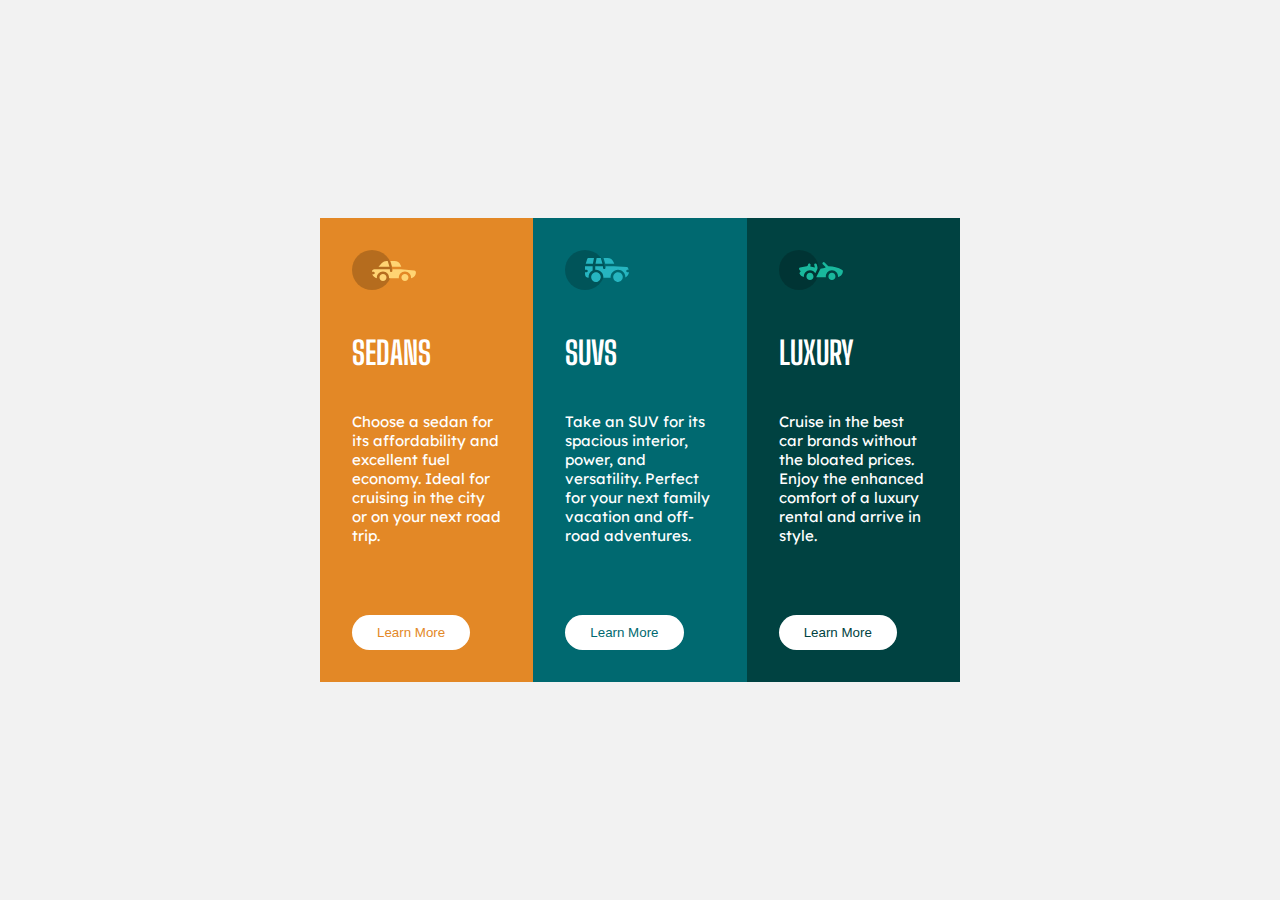
<file: index.html>
<!DOCTYPE html>
<html lang="en">
  <head>
    <meta charset="UTF-8" />
    <meta http-equiv="X-UA-Compatible" content="IE=edge" />
    <meta name="viewport" content="width=device-width, initial-scale=1.0" />
    <title>Flexbox</title>
    <link rel="stylesheet" href="style.css" />
    
    <link rel="preconnect" href="https://fonts.googleapis.com">
    <link rel="preconnect" href="https://fonts.gstatic.com" crossorigin>
    <link href="https://fonts.googleapis.com/css2?family=Big+Shoulders+Display:wght@700&family=Lexend+Deca&display=swap" rel="stylesheet">
  </head>



  <body>
    <main>
       <div class="sedans">
           <div class="image"><img src="images/icon-sedans.svg" ></div>
           <h1>SEDANS</h1>
           <p>Choose a sedan for its affordability and excellent fuel economy. Ideal for cruising in the city or on your next road trip.</p>
          <button>Learn More</button>
       </div>

       

       <div class="suvs">
        <div class="image"><img src="images/icon-suvs.svg" ></div>
        <h1>SUVS</h1>
            <p>Take an SUV for its spacious interior, power, and versatility. Perfect for your next family vacation and off-road adventures.</p>
            <button>Learn More</button>
       </div>

       <div class="luxury">
        <div class="image"><img src="images/icon-luxury.svg" ></div>
        <h1>LUXURY</h1>
            <p>Cruise in the best car brands without the bloated prices. Enjoy the enhanced comfort of a luxury rental and arrive in style.</p>
            <button>Learn More</button>
       </div>
    </main>










  </body>
</html>
</file>
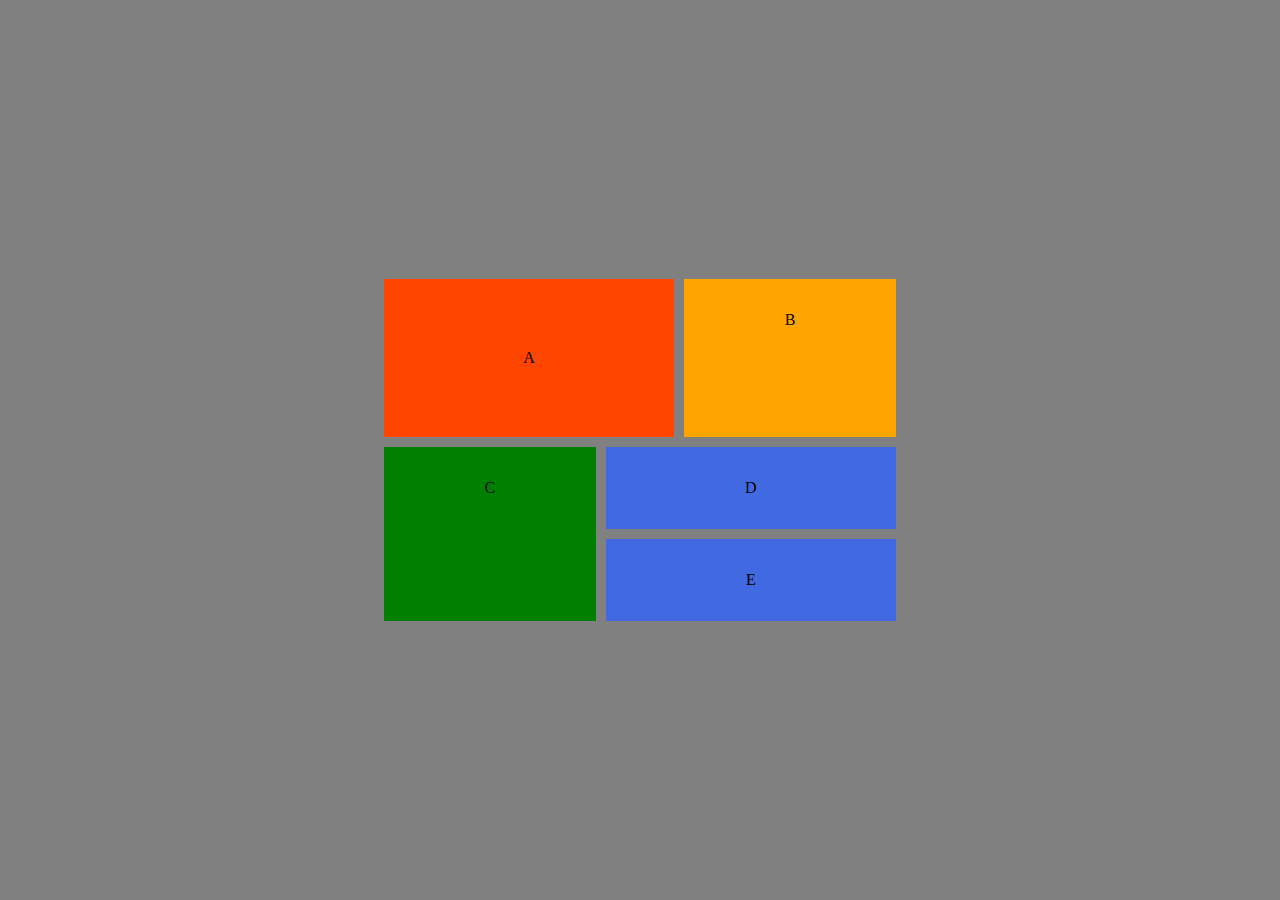
<file: grid.html>
<!DOCTYPE html>
<html lang="en">
<head>
    <meta charset="UTF-8">
    <meta http-equiv="X-UA-Compatible" content="IE=edge">
    <meta name="viewport" content="width=device-width, initial-scale=1.0">
    <title>Grid Layout</title>
    <link rel="stylesheet" href="grid.css">

</head>

<body>
   <main>
    <div class="box1">A</div>
    <div class="box2">B</div>
    <div class="box3">C</div>
    <div class="box4">D</div>
    <div class="box5">E</div>








   </main>
    





</body>

</html>
</file>
<file: style.css>
* {
    margin: 0;
    padding: 0;
   
}

body {
    background-color: hsl(0, 0%, 95%);
}
main {
    display: flex;
    align-items: center;
    justify-content: center;
    width: 50%;
    margin: auto;
    height: 100vh;
}

.image {
    margin-bottom: 40px;
}

p {
    color: white;
    font-size: 15px;
    margin-bottom: 70px;
    font-family: 'Lexend Deca', sans-serif;
    
}

h1 {
    margin-bottom: 40px;
    color: white;
    font-family: 'Big Shoulders Display', cursive;
}


.sedans {
    background-color: hsl(31, 77%, 52%);
    padding: 2em;
    width: 100%;
}

.suvs {
    background-color: hsl(184, 100%, 22%);
    padding: 2em;
    width: 100%;
}

.luxury {
    background-color: hsl(179, 100%, 13%);
    padding: 2em;
    width: 100%;
}

button {
    background-color: white;
    padding: 10px 25px;
    border: none;
    border-radius: 30px;
}

.sedans button {
        color: hsl(31, 77%, 52%);
}
.suvs button {
   color: hsl(184, 100%, 22%);
}
.luxury button {
    color: hsl(179, 100%, 13%);
}

.sedans button:hover {
    background-color: hsl(31, 77%, 52%);
}
.suvs button:hover {
    background-color: hsl(184, 100%, 22%);
}
.luxury button:hover {
    background-color: hsl(179, 100%, 13%);
}

button:hover {
    border: 1px solid white;
    cursor: pointer;
    color: white;
}
</file>
<file: grid.css>
* {
    margin: 0;
    padding: 0;
}

body {
    background-color: gray;
    height: 100vh;
    display: flex;
}

main {
    display: grid;
    grid-template-areas: 
    'a a a b b'
    'a a a b b'
    'c c d d d'
    'c c e e e'
    ;
    width: 40%;
    margin: auto;
  
    gap: 10px;
    
}

div {
    padding: 2em;
    text-align: center;
}

.box1 {
    background-color: orangered;
    grid-area: a;
    padding: 70px 0;
}
.box2 {
background-color: orange;
grid-area: b;
}
.box3 {
    background-color: green;
    grid-area: c;
}
.box4 {
    background-color: royalblue;
    grid-area: d;
}
.box5 {
    background-color: royalblue;
    grid-area: e;
}
</file>
